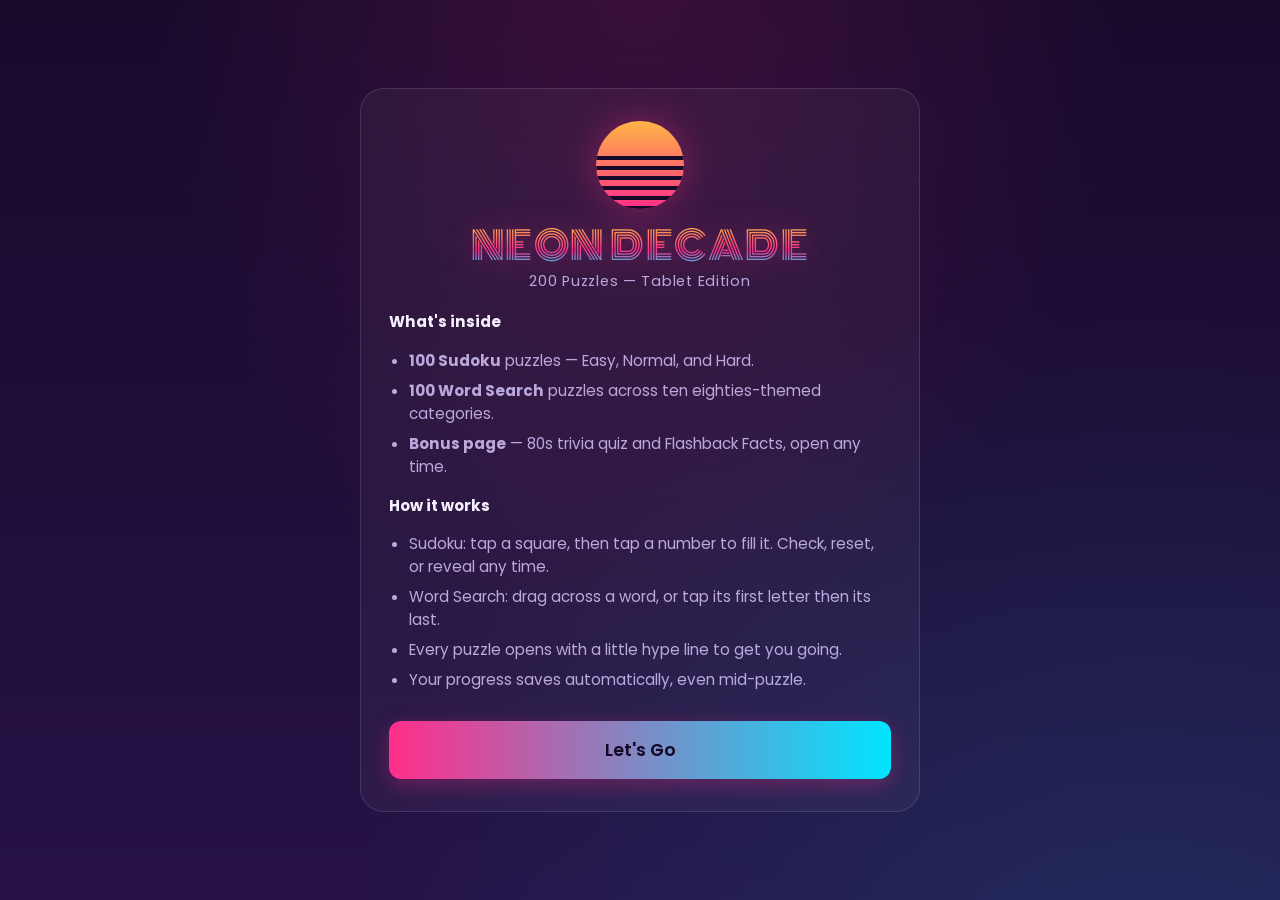
<file: neon-decade/index.html>
<!DOCTYPE html>
<html lang="en">
<head>
<meta charset="UTF-8">
<meta name="viewport" content="width=device-width, initial-scale=1, viewport-fit=cover">
<title>Neon Decade — 200 Puzzles (Tablet Edition)</title>
<meta name="description" content="100 Sudoku and 100 eighties-themed Word Search puzzles, tablet-optimized, with a Bonus Zone of 80s trivia and flashback facts.">
<meta name="theme-color" content="#170a2b">
<link rel="manifest" href="manifest.json">
<link rel="icon" href="icon-192.png">
<link rel="apple-touch-icon" href="icon-192.png">
<link rel="stylesheet" href="style.css">
</head>
<body>
<div id="app"></div>
<script src="data-sudoku.js"></script>
<script src="data-wordsearch.js"></script>
<script src="data-bonus.js"></script>
<script src="app.js"></script>
</body>
</html>
</file>
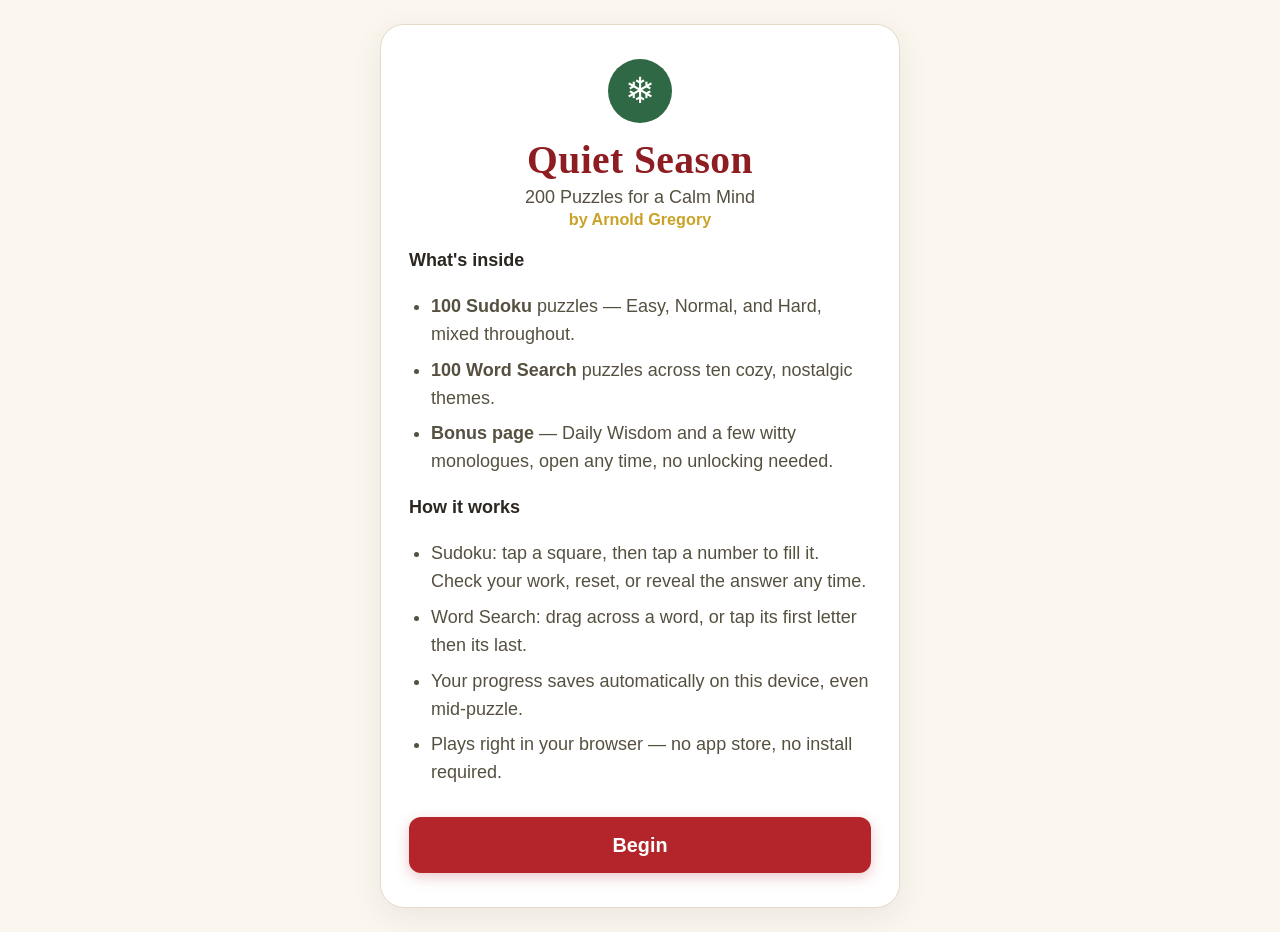
<file: quiet-season/index.html>
<!DOCTYPE html>
<html lang="en">
<head>
<meta charset="UTF-8">
<meta name="viewport" content="width=device-width, initial-scale=1, viewport-fit=cover">
<title>Quiet Season — 200 Puzzles for a Calm Mind</title>
<meta name="description" content="100 Sudoku and 100 Word Search puzzles in a calm, large-print collection, with a bonus page of daily wisdom and witty monologues.">
<meta name="theme-color" content="#FBF7EF">
<link rel="manifest" href="manifest.json">
<link rel="icon" href="icon-192.png">
<link rel="apple-touch-icon" href="icon-192.png">
<link rel="stylesheet" href="style.css">
</head>
<body>
<div id="app"></div>
<script src="data-sudoku.js"></script>
<script src="data-wordsearch.js"></script>
<script src="data-bonus.js"></script>
<script src="app.js"></script>
</body>
</html>
</file>
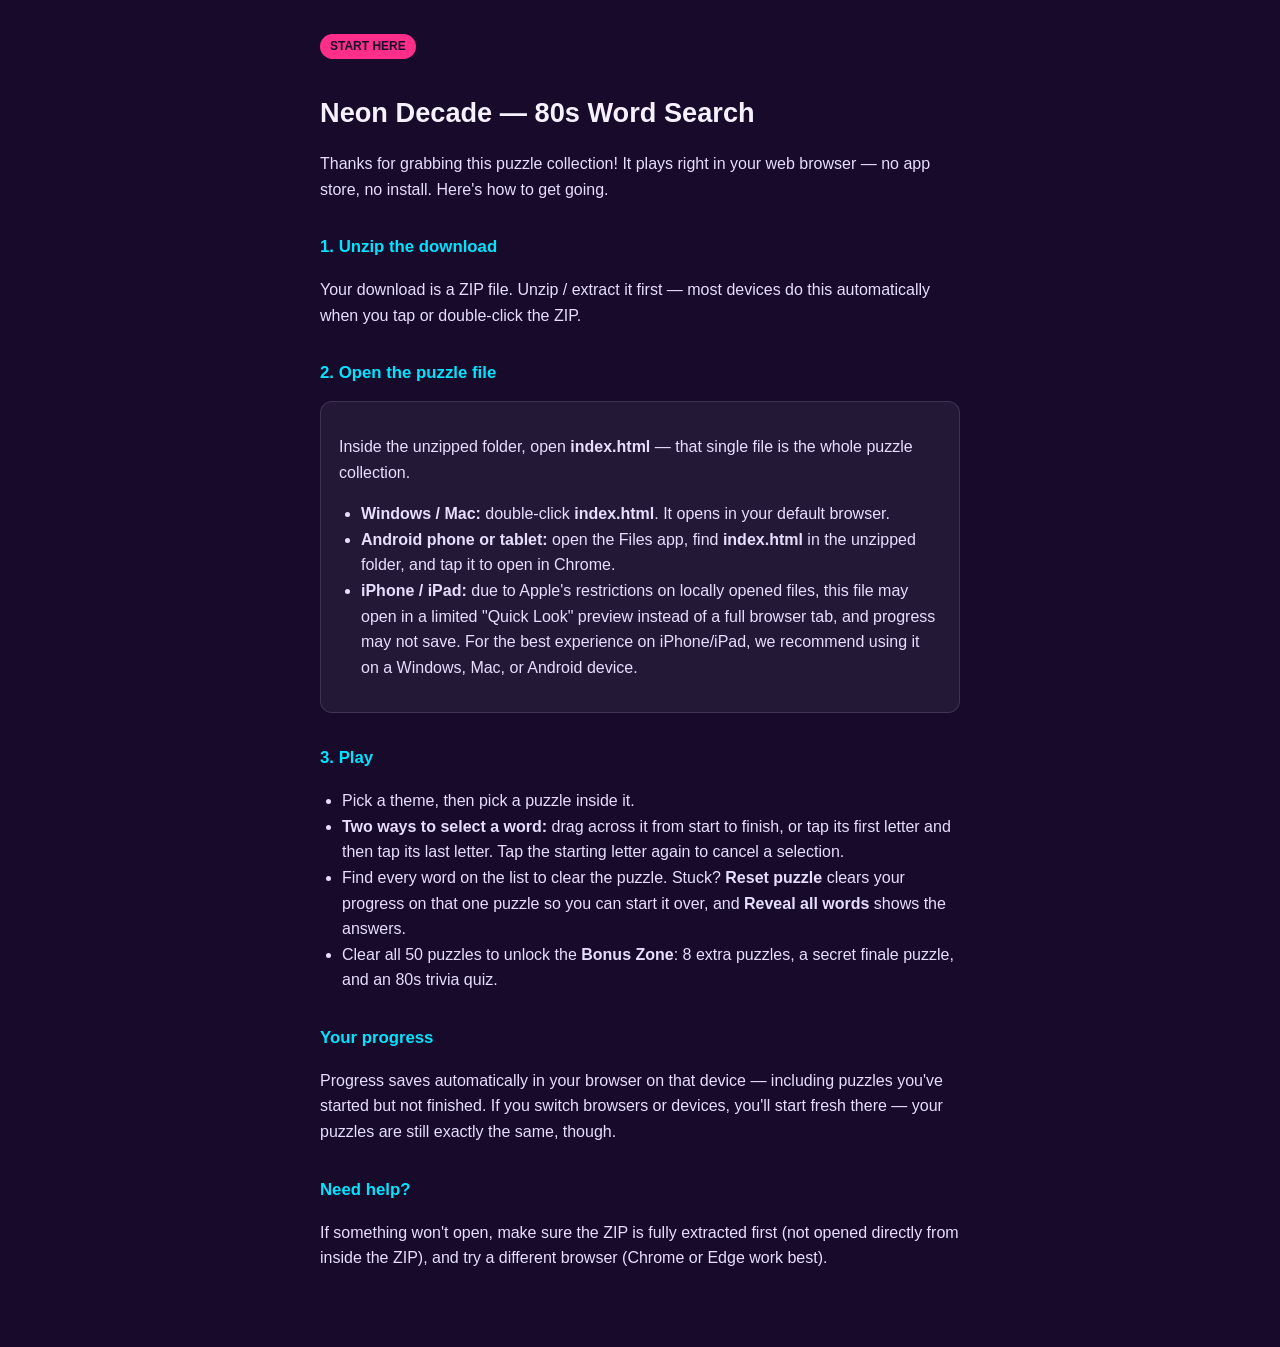
<file: neon-decade/How-It-Works.html>
<!DOCTYPE html>
<html lang="en">
<head>
<meta charset="UTF-8">
<meta name="viewport" content="width=device-width, initial-scale=1">
<title>How It Works — Neon Decade Word Search</title>
<style>
  body{ font-family: -apple-system, BlinkMacSystemFont, 'Segoe UI', Arial, sans-serif;
        background:#170a2b; color:#f6f1ff; margin:0; padding:32px 20px 60px; line-height:1.6; }
  .wrap{ max-width:640px; margin:0 auto; }
  h1{ font-size:1.7rem; margin-bottom:4px; }
  h2{ color:#00e5ff; font-size:1.05rem; margin-top:32px; }
  p, li{ color:#e7defc; }
  .badge{ display:inline-block; background:#ff2e8a; color:#170a2b; font-weight:700;
          padding:3px 10px; border-radius:999px; font-size:0.75rem; margin-bottom:14px; }
  ol, ul{ padding-left: 22px; }
  .box{ background:rgba(255,255,255,0.06); border:1px solid rgba(255,255,255,0.12);
        border-radius:12px; padding:16px 18px; margin:14px 0; }
  a{ color:#ffb545; }
</style>
</head>
<body>
<div class="wrap">
  <span class="badge">START HERE</span>
  <h1>Neon Decade — 80s Word Search</h1>
  <p>Thanks for grabbing this puzzle collection! It plays right in your web browser — no app store, no install. Here's how to get going.</p>

  <h2>1. Unzip the download</h2>
  <p>Your download is a ZIP file. Unzip / extract it first — most devices do this automatically when you tap or double-click the ZIP.</p>

  <h2>2. Open the puzzle file</h2>
  <div class="box">
    <p>Inside the unzipped folder, open <strong>index.html</strong> — that single file is the whole puzzle collection.</p>
    <ul>
      <li><strong>Windows / Mac:</strong> double-click <strong>index.html</strong>. It opens in your default browser.</li>
      <li><strong>Android phone or tablet:</strong> open the Files app, find <strong>index.html</strong> in the unzipped folder, and tap it to open in Chrome.</li>
      <li><strong>iPhone / iPad:</strong> due to Apple's restrictions on locally opened files, this file may open in a limited "Quick Look" preview instead of a full browser tab, and progress may not save. For the best experience on iPhone/iPad, we recommend using it on a Windows, Mac, or Android device.</li>
    </ul>
  </div>

  <h2>3. Play</h2>
  <ul>
    <li>Pick a theme, then pick a puzzle inside it.</li>
    <li><strong>Two ways to select a word:</strong> drag across it from start to finish, or tap its first letter and then tap its last letter. Tap the starting letter again to cancel a selection.</li>
    <li>Find every word on the list to clear the puzzle. Stuck? <strong>Reset puzzle</strong> clears your progress on that one puzzle so you can start it over, and <strong>Reveal all words</strong> shows the answers.</li>
    <li>Clear all 50 puzzles to unlock the <strong>Bonus Zone</strong>: 8 extra puzzles, a secret finale puzzle, and an 80s trivia quiz.</li>
  </ul>

  <h2>Your progress</h2>
  <p>Progress saves automatically in your browser on that device — including puzzles you've started but not finished. If you switch browsers or devices, you'll start fresh there — your puzzles are still exactly the same, though.</p>

  <h2>Need help?</h2>
  <p>If something won't open, make sure the ZIP is fully extracted first (not opened directly from inside the ZIP), and try a different browser (Chrome or Edge work best).</p>
</div>
</body>
</html>
</file>
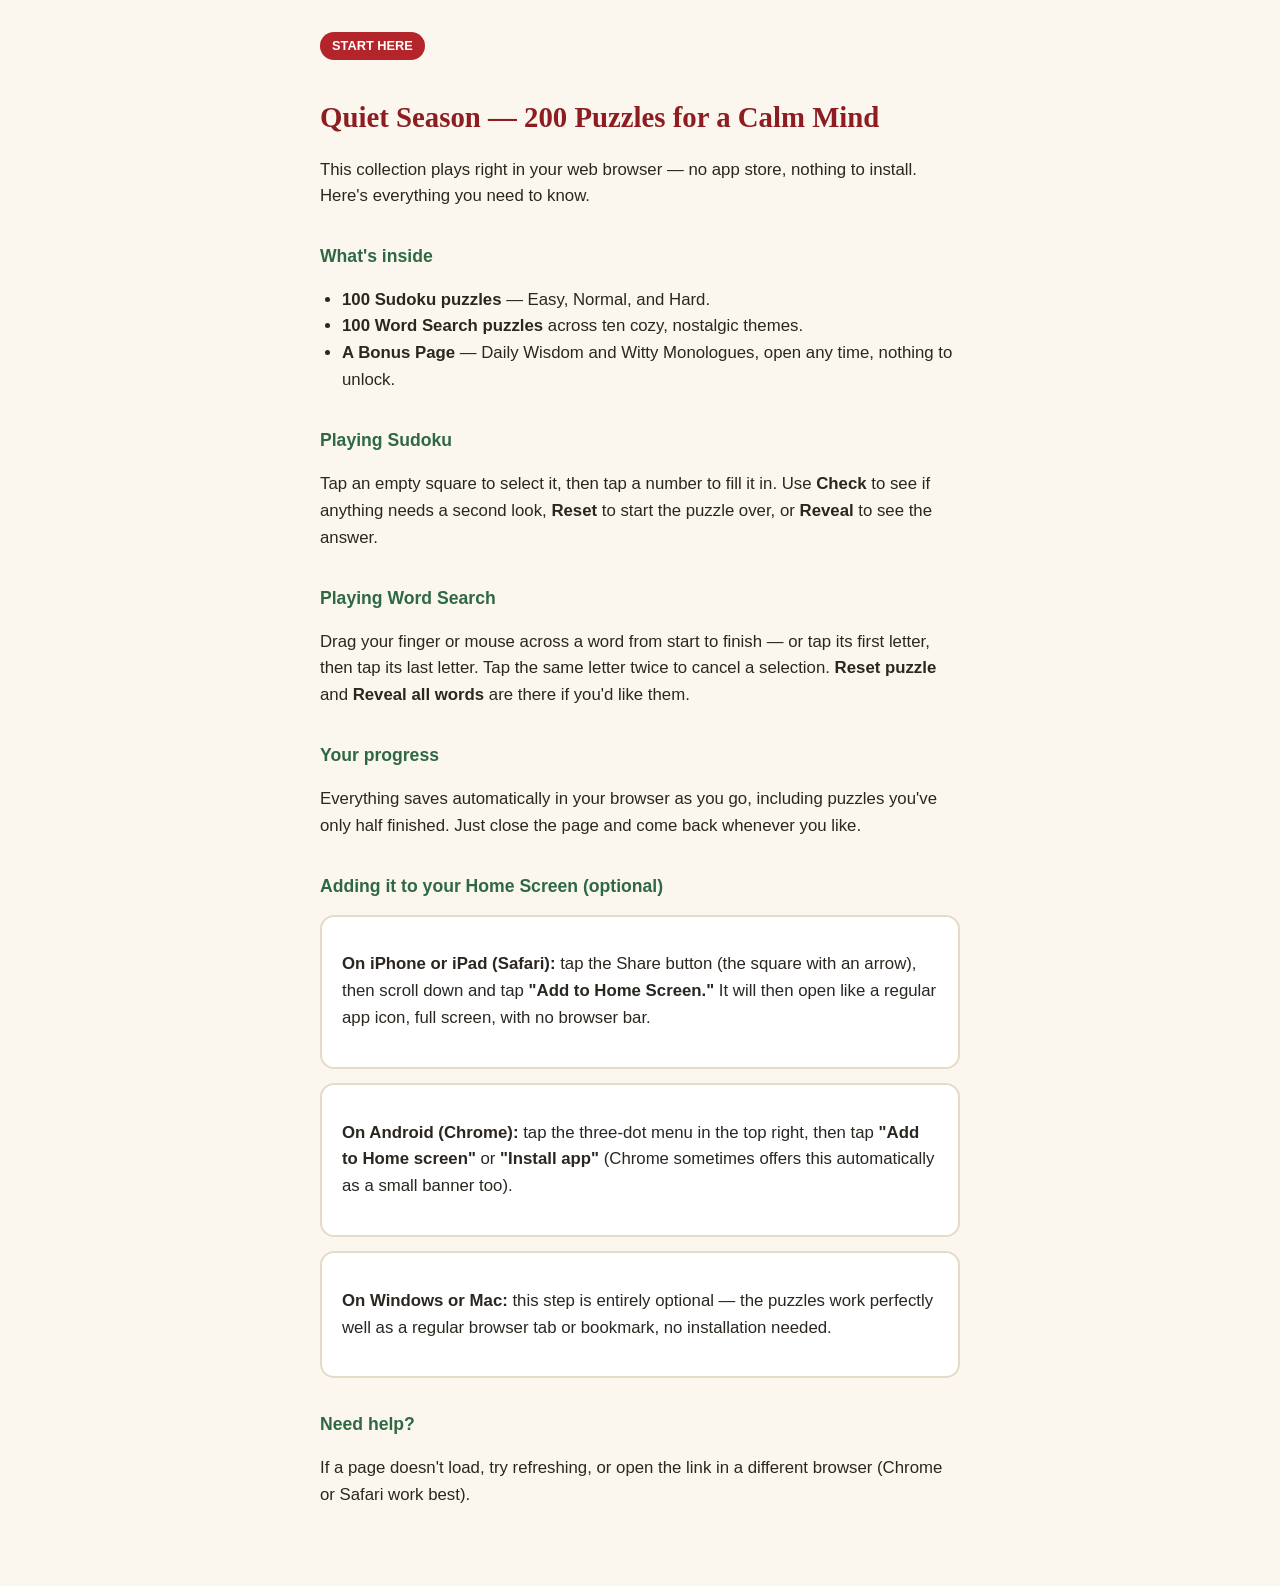
<file: quiet-season/How-It-Works.html>
<!DOCTYPE html>
<html lang="en">
<head>
<meta charset="UTF-8">
<meta name="viewport" content="width=device-width, initial-scale=1">
<title>How It Works — Quiet Season</title>
<style>
  body{ font-family: Georgia, 'Times New Roman', serif; background:#FBF7EF; color:#2B2620; margin:0; padding:32px 20px 60px; line-height:1.6; }
  .wrap{ max-width:640px; margin:0 auto; }
  h1{ font-size:1.8rem; margin-bottom:4px; color:#8E1D22; }
  h2{ color:#2F6844; font-size:1.1rem; margin-top:32px; font-family: -apple-system, Arial, sans-serif; }
  p, li{ color:#2B2620; font-family: -apple-system, Arial, sans-serif; font-size: 1.05rem; }
  .badge{ display:inline-block; background:#B3252A; color:#fff; font-weight:700;
          padding:4px 12px; border-radius:999px; font-size:0.8rem; margin-bottom:14px; font-family: -apple-system, Arial, sans-serif; }
  ol, ul{ padding-left: 22px; }
  .box{ background:#fff; border:2px solid #E4DCC8; border-radius:14px; padding:18px 20px; margin:14px 0; }
  a{ color:#C9A227; }
</style>
</head>
<body>
<div class="wrap">
  <span class="badge">START HERE</span>
  <h1>Quiet Season — 200 Puzzles for a Calm Mind</h1>
  <p>This collection plays right in your web browser — no app store, nothing to install. Here's everything you need to know.</p>

  <h2>What's inside</h2>
  <ul>
    <li><strong>100 Sudoku puzzles</strong> — Easy, Normal, and Hard.</li>
    <li><strong>100 Word Search puzzles</strong> across ten cozy, nostalgic themes.</li>
    <li><strong>A Bonus Page</strong> — Daily Wisdom and Witty Monologues, open any time, nothing to unlock.</li>
  </ul>

  <h2>Playing Sudoku</h2>
  <p>Tap an empty square to select it, then tap a number to fill it in. Use <strong>Check</strong> to see if anything needs a second look, <strong>Reset</strong> to start the puzzle over, or <strong>Reveal</strong> to see the answer.</p>

  <h2>Playing Word Search</h2>
  <p>Drag your finger or mouse across a word from start to finish — or tap its first letter, then tap its last letter. Tap the same letter twice to cancel a selection. <strong>Reset puzzle</strong> and <strong>Reveal all words</strong> are there if you'd like them.</p>

  <h2>Your progress</h2>
  <p>Everything saves automatically in your browser as you go, including puzzles you've only half finished. Just close the page and come back whenever you like.</p>

  <h2>Adding it to your Home Screen (optional)</h2>
  <div class="box">
    <p><strong>On iPhone or iPad (Safari):</strong> tap the Share button (the square with an arrow), then scroll down and tap <strong>"Add to Home Screen."</strong> It will then open like a regular app icon, full screen, with no browser bar.</p>
  </div>
  <div class="box">
    <p><strong>On Android (Chrome):</strong> tap the three-dot menu in the top right, then tap <strong>"Add to Home screen"</strong> or <strong>"Install app"</strong> (Chrome sometimes offers this automatically as a small banner too).</p>
  </div>
  <div class="box">
    <p><strong>On Windows or Mac:</strong> this step is entirely optional — the puzzles work perfectly well as a regular browser tab or bookmark, no installation needed.</p>
  </div>

  <h2>Need help?</h2>
  <p>If a page doesn't load, try refreshing, or open the link in a different browser (Chrome or Safari work best).</p>
</div>
</body>
</html>
</file>
<file: neon-decade/style.css>
@import url('https://fonts.googleapis.com/css2?family=Monoton&family=Poppins:wght@400;500;600;700;800&display=swap');

:root{
  --bg-deep: #170a2b;
  --bg-mid: #2c1552;
  --magenta: #ff2e8a;
  --cyan: #00e5ff;
  --gold: #ffb545;
  --ink: #f6f1ff;
  --ink-dim: #bba9dd;
  --card-bg: rgba(255,255,255,0.05);
  --line: rgba(255,255,255,0.12);
  --radius: 14px;
  --safe-top: env(safe-area-inset-top, 0px);
  --safe-bottom: env(safe-area-inset-bottom, 0px);
}
*{ box-sizing: border-box; }
html{ scroll-padding-top: var(--safe-top); }
html, body{ height:100%; margin:0; background: var(--bg-deep); color: var(--ink); font-family: 'Poppins', -apple-system, BlinkMacSystemFont, 'Segoe UI', sans-serif; }
body{
  padding-top: var(--safe-top); padding-bottom: var(--safe-bottom); min-height: 100%;
  background:
    radial-gradient(ellipse at 50% -10%, rgba(255,46,138,0.16), transparent 55%),
    radial-gradient(ellipse at 90% 110%, rgba(0,229,255,0.12), transparent 50%),
    linear-gradient(180deg, var(--bg-deep), var(--bg-mid) 140%);
}
#app{ min-height: 100vh; display:flex; flex-direction:column; }
button{ font-family: inherit; }

/* brand */
.brand{ font-family: 'Monoton', cursive; font-weight:400; letter-spacing:0.04em; font-size:2.4rem; margin:0; line-height:1.1;
  background: linear-gradient(180deg, var(--gold), var(--magenta) 60%, var(--cyan)); -webkit-background-clip:text; background-clip:text; color:transparent;
  filter: drop-shadow(0 0 14px rgba(255,46,138,0.35)); }
.brand.small{ font-size:1.5rem; }
.brand-sub{ margin:4px 0 0; color: var(--ink-dim); font-size:0.9rem; letter-spacing:0.05em; }

/* buttons */
.btn{ border:none; border-radius:12px; cursor:pointer; color:var(--ink); background: rgba(255,255,255,0.08); padding:12px 20px; font-weight:600; font-size:1rem; min-height:44px; }
.btn:active{ opacity:0.85; }
.btn-back{ background:transparent; color:var(--ink-dim); padding-left:4px; min-height:auto; }
.btn-primary{ background: linear-gradient(90deg, var(--magenta), var(--cyan)); color:#140825; box-shadow: 0 6px 22px rgba(255,46,138,0.3); }
.btn-big{ padding:16px 28px; font-size:1.1rem; width:100%; margin-top:14px; min-height:52px; }
.ghost-btn{ flex:1 1 auto; background: rgba(255,255,255,0.06); border:1px solid var(--line); color:var(--ink); font-size:0.92rem; }

/* topbar */
.topbar{ display:flex; align-items:center; justify-content:space-between; padding: max(16px, var(--safe-top)) 24px 12px; gap:12px; flex-wrap:wrap; }
.home-topbar{ flex-direction:column; align-items:flex-start; }
.titleblock{ flex:1; }
.progress-chip{ background: rgba(255,255,255,0.08); border:1px solid var(--line); padding:6px 14px; border-radius:999px; font-size:0.8rem; color:var(--gold); white-space:nowrap; }

/* intro */
.intro-screen{ flex:1; display:flex; align-items:center; justify-content:center; padding:24px; }
.intro-card{ max-width:560px; width:100%; text-align:center; background: rgba(255,255,255,0.04); border:1px solid var(--line); border-radius:24px; padding:32px 28px; }
.intro-sun{ width:88px; height:88px; margin:0 auto 16px; border-radius:50%; background: linear-gradient(180deg, var(--gold), var(--magenta)); box-shadow:0 0 40px rgba(255,46,138,0.4); position:relative; overflow:hidden; }
.intro-sun::before{ content:""; position:absolute; left:0; right:0; bottom:0; height:60%; background: repeating-linear-gradient(180deg, var(--bg-deep) 0 4px, transparent 4px 10px); }
.intro-body{ text-align:left; margin:18px 0 6px; color: var(--ink-dim); font-size:0.95rem; }
.intro-body p strong{ color:var(--ink); }
.intro-body ul{ padding-left:20px; margin:8px 0 16px; }
.intro-body li{ margin:7px 0; }

/* home */
.home-screen{ flex:1; padding-bottom:28px; }
.home-cards{ display:flex; flex-direction:column; gap:14px; padding:12px 24px 24px; max-width:760px; margin:0 auto; width:100%; }
.home-card{ display:flex; align-items:center; gap:18px; background: var(--card-bg); border:1px solid var(--line); border-radius: var(--radius); padding:22px; cursor:pointer; text-align:left; }
.home-card-icon{ font-size:2.1rem; color:var(--magenta); flex:none; width:48px; text-align:center; }
.home-card-title{ display:block; font-size:1.3rem; font-weight:700; color:var(--ink); }
.home-card-sub{ display:block; font-size:0.92rem; color:var(--ink-dim); margin-top:3px; }
.bonus-card .home-card-icon{ color: var(--gold); }
.home-card > span{ display:flex; flex-direction:column; }

/* toast */
.flash-toast{ position:fixed; left:50%; bottom:24px; transform:translate(-50%,20px); background: var(--bg-mid); border:1px solid var(--magenta); padding:10px 18px; border-radius:999px; font-size:0.85rem; opacity:0; transition: opacity .25s ease, transform .25s ease; z-index:50; }
.flash-toast.show{ opacity:1; transform:translate(-50%,0); }

/* lists */
.list-screen{ flex:1; padding-bottom:24px; }
.section-head{ font-size:0.98rem; color:var(--cyan); margin:18px 24px 8px; font-weight:700; }
.puzzle-list{ display:flex; flex-direction:column; gap:10px; padding:0 24px; max-width:760px; margin:0 auto; width:100%; }
.puzzle-row{ display:flex; align-items:center; gap:14px; background: var(--card-bg); border:1px solid var(--line); border-radius:12px; padding:14px 16px; cursor:pointer; color:var(--ink); text-align:left; }
.puzzle-row.solved{ border-color: rgba(0,229,255,0.45); background: rgba(0,229,255,0.06); }
.puzzle-row.inprogress{ border-color: rgba(255,181,69,0.5); background: rgba(255,181,69,0.08); }
.puzzle-num{ width:34px; height:34px; border-radius:50%; flex:none; display:flex; align-items:center; justify-content:center; background: rgba(255,255,255,0.08); font-weight:700; font-size:0.92rem; }
.puzzle-meta{ flex:1; display:flex; flex-direction:column; gap:4px; }
.puzzle-diff{ font-size:0.7rem; text-transform:uppercase; letter-spacing:0.05em; width:fit-content; padding:2px 9px; border-radius:999px; }
.diff-easy{ background: rgba(0,229,255,0.15); color: var(--cyan); }
.diff-normal{ background: rgba(255,181,69,0.18); color: var(--gold); }
.diff-hard{ background: rgba(255,46,138,0.18); color: var(--magenta); }
.puzzle-count{ font-size:0.82rem; color:var(--ink-dim); }
.puzzle-status{ font-size:0.86rem; color:var(--gold); font-weight:600; white-space:nowrap; }

/* theme grid */
.theme-grid{ display:grid; grid-template-columns: repeat(auto-fill, minmax(240px,1fr)); gap:14px; padding:4px 24px 24px; max-width:1100px; margin:0 auto; width:100%; }
.theme-tile{ text-align:left; border-radius: var(--radius); border:1px solid var(--line); background: linear-gradient(145deg, hsla(var(--tile-hue,320),70%,22%,0.9), hsla(calc(var(--tile-hue,320) + 40),70%,14%,0.9)); color:var(--ink); padding:18px; cursor:pointer; display:flex; flex-direction:column; gap:4px; }
.theme-name{ font-weight:700; font-size:1.05rem; }
.theme-tagline{ color:var(--ink-dim); font-size:0.84rem; }
.theme-progress{ margin-top:8px; font-size:0.8rem; color:var(--gold); }

/* difficulty picker */
.diff-cards{ display:flex; flex-direction:column; gap:14px; padding:12px 24px 24px; max-width:540px; margin:0 auto; width:100%; }
.diff-card{ border-radius: var(--radius); border:1px solid var(--line); background: var(--card-bg); padding:22px; text-align:left; cursor:pointer; display:flex; flex-direction:column; gap:4px; }
.diff-card-label{ font-size:1.2rem; font-weight:700; }
.diff-card-sub{ font-size:0.9rem; color:var(--ink-dim); }
.diff-card.diff-easy{ border-left:6px solid var(--cyan); }
.diff-card.diff-normal{ border-left:6px solid var(--gold); }
.diff-card.diff-hard{ border-left:6px solid var(--magenta); }

.number-grid{ display:grid; grid-template-columns: repeat(auto-fill, minmax(70px,1fr)); gap:10px; padding:6px 24px 24px; max-width:900px; margin:0 auto; width:100%; }
.number-tile{ aspect-ratio:1; border-radius:10px; border:1px solid var(--line); background: var(--card-bg); font-size:1.1rem; font-weight:700; color:var(--ink); cursor:pointer; }
.number-tile.solved{ border-color: var(--cyan); background: rgba(0,229,255,0.1); color:var(--cyan); }
.number-tile.inprogress{ border-color: var(--gold); background: rgba(255,181,69,0.1); color:var(--gold); }

/* puzzle screens (tablet-optimized: wider caps, monologue banner uses top space) */
.puzzle-screen{ flex:1; display:flex; flex-direction:column; padding-bottom:20px; }
.monologue-banner{
  margin: 6px 24px 10px; padding:14px 20px; border-radius:12px;
  background: linear-gradient(90deg, rgba(255,46,138,0.14), rgba(0,229,255,0.1));
  border:1px solid var(--line); color:var(--ink); font-size:0.95rem; font-style:italic; text-align:center;
  max-width:1100px; margin-left:auto; margin-right:auto;
}
.puzzle-hint{ margin:0 24px 4px; color:var(--ink-dim); font-size:0.85rem; text-align:center; }
.puzzle-actions{ display:flex; gap:10px; margin:16px 24px 0; flex-wrap:wrap; max-width:1100px; margin-left:auto; margin-right:auto; }
.ws-status{ min-height:20px; margin:10px 24px 0; font-size:0.85rem; color:var(--cyan); text-align:center; }

/* word search — wider on tablet */
.puzzle-body{ flex:1; display:flex; gap:26px; padding:6px 24px 20px; align-items:flex-start; justify-content:center; flex-wrap:wrap; max-width:1200px; margin:0 auto; width:100%; }
.grid-wrap{ flex: 1 1 520px; display:flex; justify-content:center; }
.wordgrid{ display:grid; grid-template-columns: repeat(var(--gridsize),1fr); grid-auto-rows: 1fr; gap:3px; width:min(94vw,680px); aspect-ratio:1; background: rgba(255,255,255,0.06); border:1px solid var(--line); border-radius:10px; padding:8px; user-select:none; -webkit-user-select:none; }
.cell{ display:flex; align-items:center; justify-content:center; font-weight:700; font-size: clamp(0.7rem,2.6vw,1.15rem); border-radius:5px; color:var(--ink-dim); background: rgba(255,255,255,0.02); }
.cell.active{ background: rgba(0,229,255,0.35); color:var(--ink); }
.cell.found{ background: rgba(255,46,138,0.35); color:var(--ink); }
.cell.wrong{ background: rgba(255,80,80,0.55); color:#fff; }
.wordlist-wrap{ flex: 1 1 280px; min-width:240px; max-width:340px; }
.wordlist-head{ display:flex; align-items:baseline; justify-content:space-between; margin:0 0 8px; }
.wordlist-head .section-head{ margin:0; }
.found-count{ font-size:0.86rem; color:var(--gold); font-weight:700; }
.wordlist{ list-style:none; margin:0; padding:0; display:flex; flex-direction:column; gap:8px; }
.wordlist li{ padding:9px 13px; border-radius:8px; background: rgba(255,255,255,0.05); font-weight:600; font-size:0.95rem; letter-spacing:0.02em; }
.wordlist li.found{ text-decoration: line-through; color:var(--ink-dim); background: rgba(0,229,255,0.08); }

/* sudoku — larger on tablet */
.sudoku-body{ display:flex; gap:28px; padding:10px 24px 10px; align-items:flex-start; justify-content:center; flex-wrap:wrap; max-width:1000px; margin:0 auto; width:100%; }
.sudoku-grid{ display:grid; grid-template-columns: repeat(9,1fr); grid-auto-rows: 1fr; gap:1px; width:min(90vw,560px); aspect-ratio:1; background: var(--ink-dim); border:2px solid var(--ink-dim); border-radius:6px; overflow:hidden; }
.sd-cell{ display:flex; align-items:center; justify-content:center; background: rgba(20,10,40,0.9); font-size: clamp(1rem,3.8vw,1.5rem); font-weight:600; color:var(--magenta); cursor:pointer; }
.sd-cell.given{ color:var(--ink); font-weight:700; background: rgba(255,255,255,0.06); cursor:default; }
.sd-cell.selected{ background: rgba(255,181,69,0.3); }
.sd-cell.border-top{ border-top:2px solid var(--ink-dim); }
.sd-cell.border-left{ border-left:2px solid var(--ink-dim); }
.sd-cell.border-bottom{ border-bottom:2px solid var(--ink-dim); }
.sd-cell.border-right{ border-right:2px solid var(--ink-dim); }
.sd-cell.wrong-flash{ background: rgba(255,60,60,0.5); }
.sd-cell.solved-flash{ background: rgba(0,229,255,0.3); }
.numpad{ display:grid; grid-template-columns: repeat(3,1fr); gap:10px; width:min(70vw,260px); }
.num-btn{ aspect-ratio:1; border-radius:10px; border:1px solid var(--line); background: var(--card-bg); font-size:1.35rem; font-weight:700; color:var(--ink); cursor:pointer; }
.num-btn:active{ background: rgba(255,255,255,0.12); }
.clear-btn{ grid-column: span 3; aspect-ratio:auto; height:50px; font-size:1rem; color:var(--magenta); }

/* bonus */
.bonus-tabs{ display:flex; gap:10px; padding:6px 24px 14px; max-width:760px; margin:0 auto; width:100%; }
.bonus-tab{ flex:1; padding:12px; border-radius:10px; border:1px solid var(--line); background: var(--card-bg); color:var(--ink-dim); font-weight:700; cursor:pointer; }
.bonus-tab.active{ background: linear-gradient(90deg, var(--magenta), var(--cyan)); border-color:transparent; color:#140825; }
.bonus-content{ display:flex; flex-direction:column; gap:12px; padding:0 24px 24px; max-width:760px; margin:0 auto; width:100%; }
.bonus-card-item{ background: var(--card-bg); border:1px solid var(--line); border-radius:14px; padding:18px 20px; display:flex; gap:14px; align-items:flex-start; }
.bonus-item-icon{ font-size:1.3rem; color:var(--gold); flex:none; }
.bonus-card-item p{ margin:0; font-size:1.02rem; line-height:1.5; color:var(--ink); }
.trivia-launch{ flex-direction:column; align-items:center; text-align:center; gap:10px; }
.trivia-launch .found-count{ color: var(--ink-dim); }

/* quote / trivia */
.quote-screen{ flex:1; display:flex; align-items:center; justify-content:center; padding:24px; }
.quote-card{ max-width:460px; text-align:center; background: var(--card-bg); border:1px solid var(--line); border-radius:22px; padding:34px 26px; }
.trivia-score{ font-family:'Monoton', cursive; font-size:2.6rem; margin:10px 0 18px; background: linear-gradient(90deg, var(--gold), var(--magenta)); -webkit-background-clip:text; background-clip:text; color:transparent; }
.trivia-screen{ flex:1; padding-bottom:24px; }
.trivia-card{ max-width:620px; margin:10px auto; padding:0 24px; }
.trivia-q{ font-size:1.15rem; font-weight:600; margin-bottom:16px; }
.trivia-options{ display:flex; flex-direction:column; gap:10px; }
.trivia-opt{ text-align:left; padding:14px 16px; border-radius:12px; border:1px solid var(--line); background: var(--card-bg); color:var(--ink); cursor:pointer; font-size:0.98rem; }
.trivia-opt.correct{ border-color: var(--cyan); background: rgba(0,229,255,0.15); }
.trivia-opt.wrong{ border-color: var(--magenta); background: rgba(255,46,138,0.15); opacity:0.7; }

@media (max-width:640px){
  .brand{ font-size:1.9rem; }
  .puzzle-body{ flex-direction:column; }
  .grid-wrap{ width:100%; }
  .sudoku-body{ flex-direction:column; align-items:center; }
}
@media (prefers-reduced-motion: reduce){ *{ transition:none !important; } }
</file>
<file: quiet-season/style.css>
:root{
  --cream: #FBF7EF;
  --cream-deep: #F3ECDD;
  --ink: #2B2620;
  --ink-soft: #55503F;
  --red: #B3252A;
  --red-deep: #8E1D22;
  --green: #2F6844;
  --gold: #C9A227;
  --white: #FFFFFF;
  --line: #E4DCC8;
  --radius: 14px;
  --safe-top: env(safe-area-inset-top, 0px);
  --safe-bottom: env(safe-area-inset-bottom, 0px);
}

*{ box-sizing: border-box; }
html{ scroll-padding-top: var(--safe-top); }
html, body{
  height: 100%;
  margin: 0;
  background: var(--cream);
  color: var(--ink);
  font-family: -apple-system, BlinkMacSystemFont, 'Segoe UI', Arial, sans-serif;
  font-size: 18px;
}
body{
  padding-top: var(--safe-top);
  padding-bottom: var(--safe-bottom);
  min-height: 100%;
}
#app{ min-height: 100vh; display:flex; flex-direction:column; }
button{ font-family: inherit; }

/* ---------- brand ---------- */
.brand{
  font-family: Georgia, 'Times New Roman', serif;
  font-weight: 700;
  font-size: 2.2rem;
  margin: 0;
  color: var(--red-deep);
  letter-spacing: 0.01em;
}
.brand.small{ font-size: 1.5rem; }
.brand-sub{ margin: 4px 0 0; color: var(--ink-soft); font-size: 1rem; }
.brand-author{ margin: 2px 0 0; color: var(--gold); font-size: 0.9rem; font-weight: 600; }

/* ---------- buttons ---------- */
.btn{
  border: none;
  border-radius: 12px;
  cursor: pointer;
  color: var(--white);
  background: var(--ink-soft);
  padding: 12px 20px;
  font-weight: 600;
  font-size: 1rem;
  min-height: 48px;
}
.btn:active{ opacity: 0.85; }
.btn-back{ background: transparent; color: var(--ink-soft); padding-left: 4px; min-height: auto; font-size: 1rem; }
.btn-primary{ background: var(--red); box-shadow: 0 4px 14px rgba(179,37,42,0.25); }
.btn-big{ padding: 16px 28px; font-size: 1.1rem; width: 100%; margin-top: 14px; min-height: 56px; }
.ghost-btn{
  flex: 1 1 auto;
  background: var(--white);
  border: 2px solid var(--line);
  color: var(--ink);
  font-size: 0.95rem;
}

/* ---------- top bar ---------- */
.topbar{
  display:flex; align-items:center; justify-content:space-between;
  padding: max(18px, var(--safe-top)) 20px 14px;
  gap: 12px; flex-wrap: wrap;
}
.home-topbar{ flex-direction: column; align-items: flex-start; }
.titleblock{ flex:1; }

/* ---------- intro ---------- */
.intro-screen{ flex:1; display:flex; align-items:center; justify-content:center; padding: 24px; }
.intro-card{
  max-width: 520px; width: 100%; text-align:center;
  background: var(--white); border: 1px solid var(--line);
  border-radius: 24px; padding: 34px 28px;
  box-shadow: 0 8px 30px rgba(43,38,32,0.08);
}
.intro-badge{
  width: 64px; height: 64px; margin: 0 auto 14px;
  border-radius: 50%; background: var(--green); color: var(--white);
  display:flex; align-items:center; justify-content:center; font-size: 2rem;
}
.intro-body{ text-align:left; margin: 18px 0 6px; color: var(--ink-soft); font-size: 1rem; line-height: 1.55; }
.intro-body p strong{ color: var(--ink); }
.intro-body ul{ padding-left: 22px; margin: 8px 0 16px; }
.intro-body li{ margin: 8px 0; }

/* ---------- home ---------- */
.home-screen{ flex:1; padding-bottom: 28px; }
.home-cards{ display:flex; flex-direction:column; gap: 14px; padding: 10px 20px 20px; max-width: 640px; margin: 0 auto; width: 100%; }
.home-card{
  display:flex; align-items:center; gap: 16px;
  background: var(--white); border: 2px solid var(--line); border-radius: var(--radius);
  padding: 20px; cursor:pointer; text-align:left;
  box-shadow: 0 3px 10px rgba(43,38,32,0.05);
}
.home-card-icon{ font-size: 2rem; color: var(--red); flex: none; width: 44px; text-align:center; }
.home-card-title{ display:block; font-size: 1.25rem; font-weight: 700; color: var(--ink); }
.home-card-sub{ display:block; font-size: 0.9rem; color: var(--ink-soft); margin-top: 2px; }
.bonus-card .home-card-icon{ color: var(--gold); }
.home-card > span{ display:flex; flex-direction:column; }
.home-card > .home-card-icon{ display:flex; align-items:center; justify-content:center; }

/* ---------- toast ---------- */
.flash-toast{
  position: fixed; left: 50%; bottom: 24px; transform: translate(-50%, 20px);
  background: var(--ink); color: var(--white);
  padding: 10px 18px; border-radius: 999px; font-size: 0.9rem;
  opacity:0; transition: opacity .25s ease, transform .25s ease; z-index: 50;
}
.flash-toast.show{ opacity:1; transform: translate(-50%, 0); }

/* ---------- list screens ---------- */
.list-screen{ flex:1; padding-bottom: 24px; }
.section-head{ font-size: 1rem; color: var(--green); margin: 18px 20px 8px; font-weight: 700; }
.puzzle-list{ display:flex; flex-direction:column; gap:10px; padding: 0 20px; max-width: 640px; margin: 0 auto; width: 100%; }
.puzzle-row{
  display:flex; align-items:center; gap: 14px;
  background: var(--white); border: 2px solid var(--line); border-radius: 12px;
  padding: 14px 16px; cursor:pointer; color: var(--ink); text-align:left;
}
.puzzle-row.solved{ border-color: var(--green); background: #F1F7F3; }
.puzzle-row.inprogress{ border-color: var(--gold); background: #FBF5E4; }
.puzzle-num{
  width: 34px; height:34px; border-radius:50%; flex:none;
  display:flex; align-items:center; justify-content:center;
  background: var(--cream-deep); font-weight:700; font-size:0.95rem;
}
.puzzle-meta{ flex:1; display:flex; flex-direction:column; gap:4px; }
.puzzle-diff{ font-size: 0.72rem; text-transform: uppercase; letter-spacing: 0.05em; width: fit-content; padding: 2px 9px; border-radius: 999px; }
.diff-easy{ background: #E5F0E9; color: var(--green); }
.diff-normal{ background: #FBF0D6; color: #8A6B12; }
.diff-hard{ background: #F7E3E3; color: var(--red-deep); }
.puzzle-count{ font-size: 0.85rem; color: var(--ink-soft); }
.puzzle-status{ font-size: 0.88rem; color: var(--red); font-weight:600; white-space:nowrap; }

/* ---------- theme grid (word search) ---------- */
.theme-grid{
  display:grid; grid-template-columns: repeat(auto-fill, minmax(220px, 1fr));
  gap: 14px; padding: 4px 20px 20px; max-width: 900px; margin: 0 auto; width:100%;
}
.theme-tile{
  text-align:left; border-radius: var(--radius); border: 2px solid var(--line);
  background: var(--white); color: var(--ink); padding: 16px; cursor: pointer;
  display:flex; flex-direction:column; gap: 4px;
  border-top: 5px solid hsl(var(--tile-hue,10), 55%, 45%);
}
.theme-name{ font-weight: 700; font-size: 1.05rem; }
.theme-tagline{ color: var(--ink-soft); font-size: 0.85rem; }
.theme-progress{ margin-top: 8px; font-size: 0.82rem; color: var(--red); font-weight: 600; }

/* ---------- difficulty picker (sudoku) ---------- */
.diff-cards{ display:flex; flex-direction:column; gap: 14px; padding: 10px 20px 20px; max-width: 480px; margin: 0 auto; width: 100%; }
.diff-card{
  border-radius: var(--radius); border: 2px solid var(--line); background: var(--white);
  padding: 20px; text-align:left; cursor: pointer;
  display:flex; flex-direction:column; gap: 4px;
}
.diff-card-label{ font-size: 1.15rem; font-weight: 700; }
.diff-card-sub{ font-size: 0.9rem; color: var(--ink-soft); }
.diff-card.diff-easy{ border-left: 6px solid var(--green); }
.diff-card.diff-normal{ border-left: 6px solid var(--gold); }
.diff-card.diff-hard{ border-left: 6px solid var(--red); }

.number-grid{
  display:grid; grid-template-columns: repeat(auto-fill, minmax(64px, 1fr));
  gap: 10px; padding: 6px 20px 24px; max-width: 640px; margin: 0 auto; width: 100%;
}
.number-tile{
  aspect-ratio: 1; border-radius: 10px; border: 2px solid var(--line); background: var(--white);
  font-size: 1.1rem; font-weight: 700; color: var(--ink); cursor: pointer;
}
.number-tile.solved{ border-color: var(--green); background: #E5F0E9; color: var(--green); }
.number-tile.inprogress{ border-color: var(--gold); background: #FBF5E4; color: #8A6B12; }

/* ---------- puzzle screens ---------- */
.puzzle-screen{ flex:1; display:flex; flex-direction:column; padding-bottom: 20px; }
.puzzle-hint{ margin: 0 20px 4px; color: var(--ink-soft); font-size: 0.9rem; text-align:center; }
.puzzle-actions{ display:flex; gap:10px; margin: 16px 20px 0; flex-wrap: wrap; max-width: 640px; }
.ws-status{ min-height: 22px; margin: 10px 20px 0; font-size: 0.9rem; color: var(--green); font-weight: 600; }

/* word search */
.puzzle-body{ flex:1; display:flex; gap: 20px; padding: 6px 20px 20px; align-items:flex-start; flex-wrap: wrap; }
.grid-wrap{ flex: 1 1 420px; display:flex; justify-content:center; }
.wordgrid{
  display:grid; grid-template-columns: repeat(var(--gridsize), 1fr); grid-auto-rows: 1fr; gap: 3px;
  width: min(96vw, 540px); aspect-ratio: 1;
  background: var(--white); border: 2px solid var(--line); border-radius: 10px;
  padding: 8px; user-select: none; -webkit-user-select: none;
}
.cell{
  display:flex; align-items:center; justify-content:center;
  font-weight:700; font-size: clamp(0.75rem, 3vw, 1.15rem);
  border-radius: 5px; color: var(--ink); background: var(--cream);
}
.cell.active{ background: #FBEBAE; }
.cell.found{ background: var(--green); color: var(--white); }
.cell.wrong{ background: var(--red); color: var(--white); }
.wordlist-wrap{ flex: 1 1 240px; min-width: 220px; }
.wordlist-head{ display:flex; align-items:baseline; justify-content:space-between; margin: 16px 0 8px; }
.wordlist-head .section-head{ margin: 0; }
.found-count{ font-size: 0.88rem; color: var(--gold); font-weight: 700; }
.wordlist{ list-style:none; margin:0; padding:0; display:flex; flex-direction:column; gap:8px; }
.wordlist li{
  padding: 10px 14px; border-radius: 8px; background: var(--white); border: 1px solid var(--line);
  font-weight: 600; font-size: 1rem; letter-spacing: 0.02em;
}
.wordlist li.found{ text-decoration: line-through; color: var(--ink-soft); background: #F1F7F3; border-color: var(--green); }

/* sudoku */
.sudoku-body{ display:flex; gap: 22px; padding: 10px 20px 10px; align-items:flex-start; justify-content:center; flex-wrap: wrap; }
.sudoku-grid{
  display:grid; grid-template-columns: repeat(9, 1fr); grid-auto-rows: 1fr; gap: 1px;
  width: min(92vw, 440px); aspect-ratio: 1;
  background: var(--ink); border: 2px solid var(--ink); border-radius: 6px; overflow: hidden;
}
.sd-cell{
  display:flex; align-items:center; justify-content:center;
  background: var(--white); font-size: clamp(0.9rem, 3.6vw, 1.35rem); font-weight: 600; color: var(--red);
  cursor: pointer;
}
.sd-cell.given{ color: var(--ink); font-weight: 700; background: var(--cream-deep); cursor: default; }
.sd-cell.selected{ background: #FBEBAE; }
.sd-cell.border-top{ border-top: 2px solid var(--ink); }
.sd-cell.border-left{ border-left: 2px solid var(--ink); }
.sd-cell.border-bottom{ border-bottom: 2px solid var(--ink); }
.sd-cell.border-right{ border-right: 2px solid var(--ink); }
.sd-cell.wrong-flash{ background: #F7C9C9; }
.sd-cell.solved-flash{ background: #D9F0DF; }
.numpad{
  display:grid; grid-template-columns: repeat(3, 1fr); gap: 8px;
  width: min(70vw, 220px);
}
.num-btn{
  aspect-ratio: 1; border-radius: 10px; border: 2px solid var(--line); background: var(--white);
  font-size: 1.3rem; font-weight: 700; color: var(--ink); cursor: pointer;
}
.num-btn:active{ background: var(--cream-deep); }
.clear-btn{ grid-column: span 3; aspect-ratio: auto; height: 48px; font-size: 1rem; color: var(--red); }

/* ---------- bonus page ---------- */
.bonus-tabs{ display:flex; gap: 10px; padding: 6px 20px 14px; max-width: 640px; margin: 0 auto; width: 100%; }
.bonus-tab{
  flex:1; padding: 12px; border-radius: 10px; border: 2px solid var(--line);
  background: var(--white); color: var(--ink-soft); font-weight: 700; cursor: pointer;
}
.bonus-tab.active{ background: var(--red); border-color: var(--red); color: var(--white); }
.bonus-content{ display:flex; flex-direction:column; gap: 12px; padding: 0 20px 24px; max-width: 640px; margin: 0 auto; width: 100%; }
.bonus-card-item{
  background: var(--white); border: 2px solid var(--line); border-radius: 14px;
  padding: 18px 20px; display:flex; gap: 14px; align-items:flex-start;
}
.bonus-item-icon{ font-size: 1.4rem; color: var(--gold); flex: none; }
.bonus-card-item p{ margin: 0; font-size: 1.05rem; line-height: 1.5; color: var(--ink); }

@media (max-width: 640px){
  .brand{ font-size: 1.8rem; }
  .puzzle-body{ flex-direction: column; }
  .grid-wrap{ width: 100%; }
  .sudoku-body{ flex-direction: column; align-items: center; }
}

@media (prefers-reduced-motion: reduce){ *{ transition: none !important; } }
</file>
